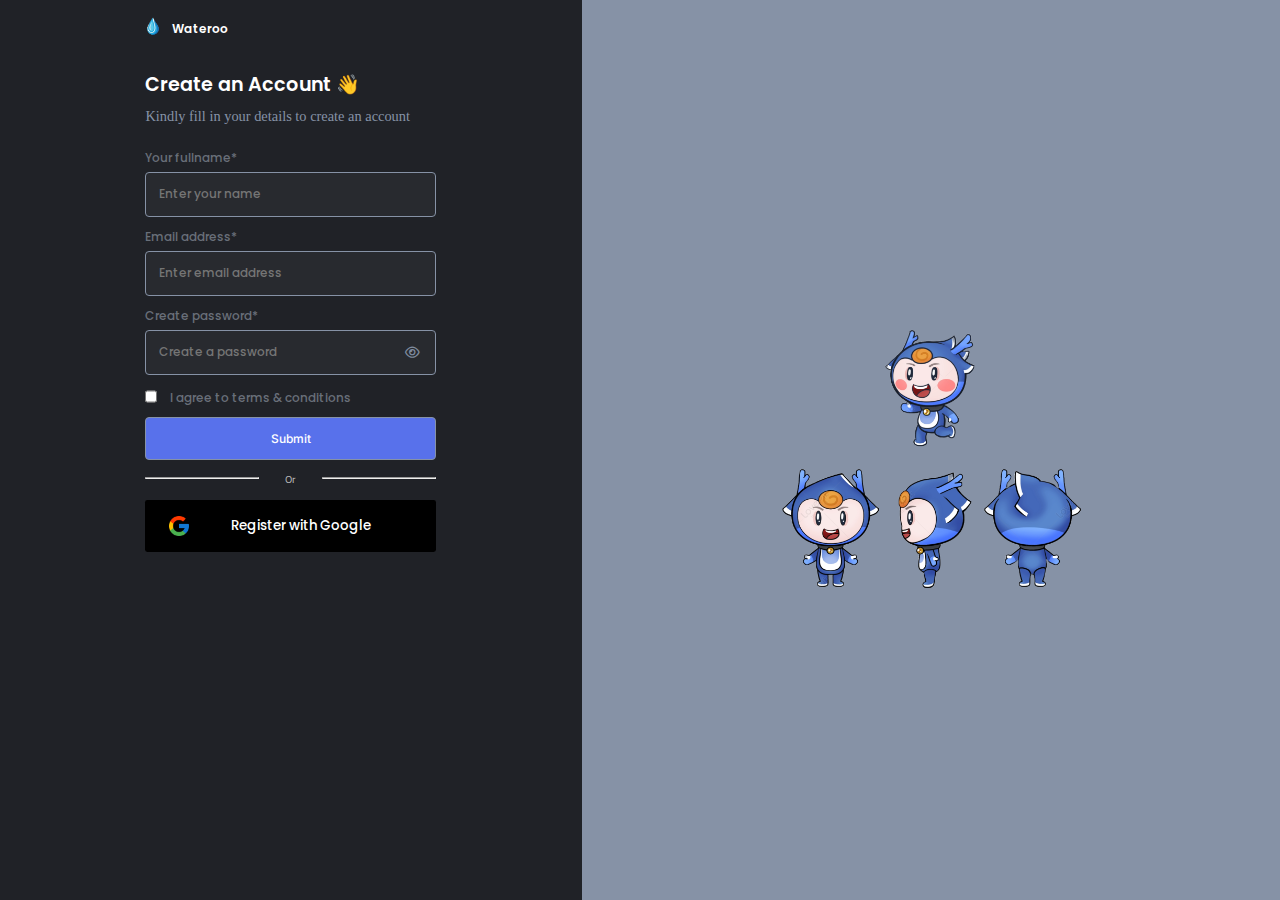
<file: Final Project/index.html>
<!DOCTYPE html>
<html lang="en">

<head>
    <meta charset="UTF-8">
    <meta name="viewport" content="width=device-width, initial-scale=1.0">
    <title>Login Page</title>

    <!-- our css file -->
    <link rel="stylesheet" href="style.css">

    <!-- font-->
    <!--poppins-->
    <link rel="preconnect" href="https://fonts.googleapis.com">
    <link rel="preconnect" href="https://fonts.gstatic.com" crossorigin>
    <link href="https://fonts.googleapis.com/css2?family=Inter&family=Poppins&display=swap" rel="stylesheet">

    <!--font awesome-->
    <link rel="stylesheet" href="https://cdnjs.cloudflare.com/ajax/libs/font-awesome/6.0.0/css/all.min.css">



</head>

<body>


    <div class="grid-container"> <!-- Parent Container -->
        <div class="grid-item" id="login-data"> <!-- column-1 -->

            <nav class="navbar" id="logo-box"> <!--  item-1 inside this column -->

                <img src="imgs/logo.png" alt="logo" id="logo-img">
                <span id="logo-name">Wateroo</span>

            </nav>

            <div id="heading"> <!--item-2 -->


                <h2>Create an Account 👋</h2>
                <div class="subText">
                    Kindly fill in your details to create an account
                </div>
            </div>

            <div id="form-container"> <!-- item-3 -->
                <form action="dashboard.html" method="">
                    <div class="formItem">
                        <label for="fullName" id="label-1">Your fullname*</label>
                        <input type="text" id="fullName" placeholder="Enter your name" name="fullName">
                    </div>
                    <div class="formItem">
                        <label for="email" id="label-2">Email address*</label>
                        <input type="email" id="email" placeholder="Enter email address" name="email">
                    </div>
                    <div class="formItem" id="pass">
                        <label for="password" id="label-3">Create password*</label>
                        <div class="password-container">
                            <input type="password" id="password" placeholder="Create a password" name="password">
                            <span class="eye-icon far fa-eye" id="togglePassword"></span>
                        </div>
                    </div>

                    <div class="formItem checkbox-item">
                        <input type="checkbox" name="terms" id="terms" class="term">
                        <label for="terms">I agree to terms & conditions</label>
                    </div>






                    <input type="submit" id="submitButton">



                    <!-- <button id="submitButton" type="submit">Register Account</button> -->
                </form>



                <div id="ruler">
                    <hr id="firstHr">
                    <span> Or </span>
                    <hr id="secondHr">
                </div>

                <div id="google">
                    <button id="googleButton" type="submit">
                        <span class="google-icon"></span> <span class="center">Register with Google</span>
                    </button>
                </div>




            </div>

        </div>
        <div class="grid-item" id="logo-container">
            <img src="imgs/mascot.png" alt="mascot-logo" id="mascot-logo">
        </div>
    </div>


    <script src="app.js"></script>
</body>

</html>
</file>
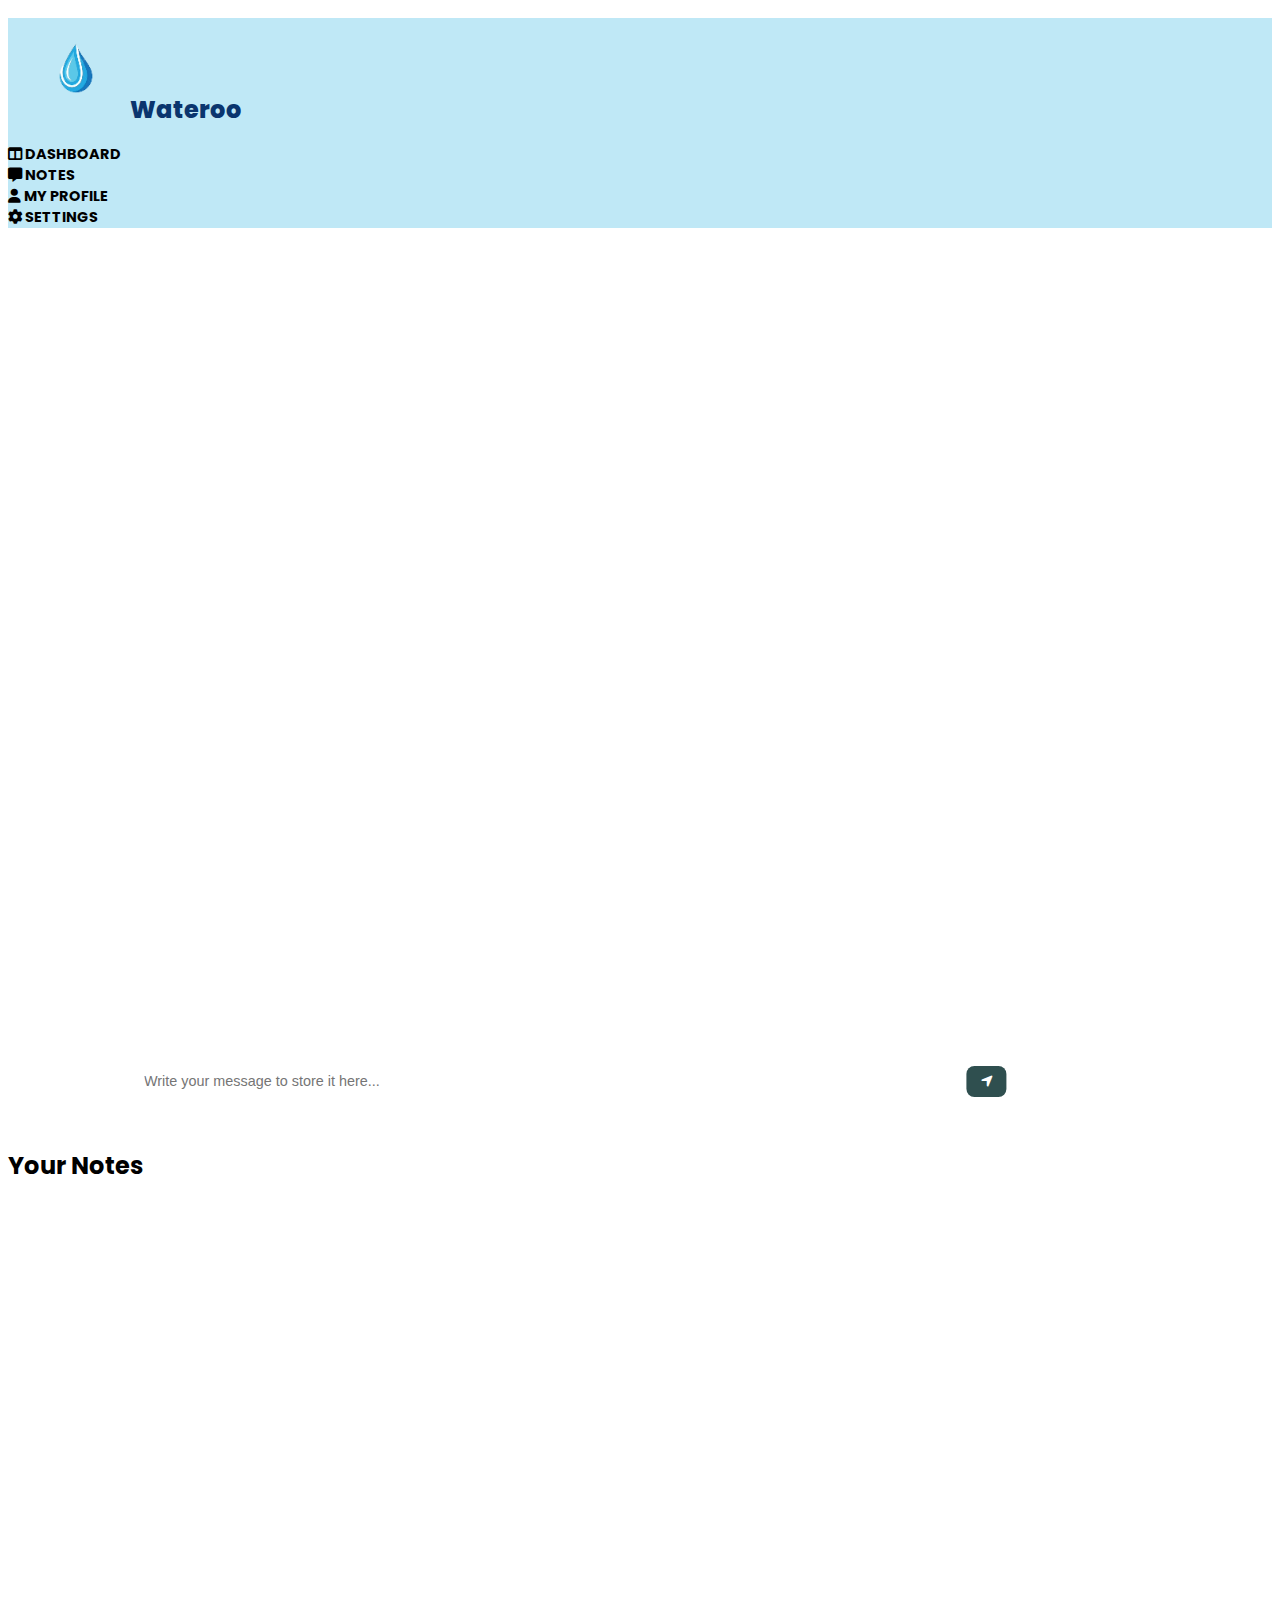
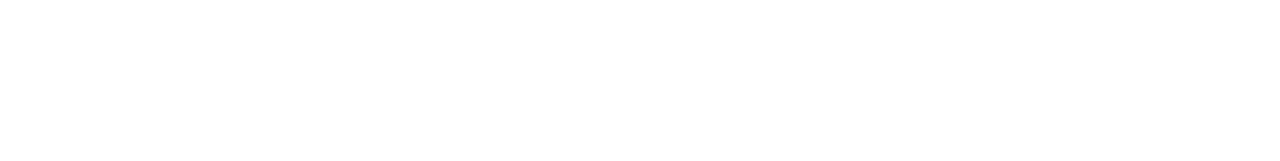
<file: Final Project/chatpage.html>
<!DOCTYPE html>
<html lang="en">

<head>
    <meta charset="UTF-8">
    <meta name="viewport" content="width=device-width, initial-scale=1.0">

    <!--google font-->
    <link rel="preconnect" href="https://fonts.googleapis.com">
    <link rel="preconnect" href="https://fonts.gstatic.com" crossorigin>
    <link href="https://fonts.googleapis.com/css2?family=Inter&family=Poppins&display=swap" rel="stylesheet">

    <!--Bootstrap-->
    <link href="https://cdn.jsdelivr.net/npm/bootstrap@5.3.2/dist/css/bootstrap.min.css" rel="stylesheet"
        integrity="sha384-T3c6CoIi6uLrA9TneNEoa7RxnatzjcDSCmG1MXxSR1GAsXEV/Dwwykc2MPK8M2HN" crossorigin="anonymous">

    <link href="https://cdnjs.cloudflare.com/ajax/libs/font-awesome/6.0.0/css/all.min.css" rel="stylesheet">


    <!--Custom CSS-->
    <style>
        body {
            font-family: 'poppins', sans-serif;
            background-image: url('https://cdn2.vectorstock.com/i/1000x1000/82/41/mountain-vector-518241.jpg');
            background-repeat: no-repeat;
            background-size: cover;
            background-position: center;
            box-sizing: border-box;



        }

        img {
            height: 90px;
            margin: 5px;


        }

        #sidebar1 {
            transition: all 0.8s;
            background-color: rgba(127, 210, 237, 0.5);


        }



        #sidebar1:hover {
            background-color: darkslategray;
            color: white;
        }


        #sidebar1:hover .logoName {
            color: white;

        }

        #sidebar1:hover a {
            color: #A3A1FF;
            font-weight: normal;
        }

        #sidebar1 a:hover {

            color: lightgrey;
            font-weight: normal;
        }

        a {
            text-decoration: none;
            color: black;
            font-weight: bold;
            transition: all 0.5s;
        }

        a:hover {
            font-weight: bold;
            border-radius: 0.8rem;
            color: darkslategray;
            font-size: 1rem;
        }

        .item {

            font-size: 0.9rem;
            color: black;
        }

        .logoName {
            font-weight: 800;
            color: rgb(10, 53, 110);
            font-size: 1.5rem;
            transition: all 0.8s;
        }



        #mainBody {

            height: 100vh;
            position: relative;

        }

        input {
            width: 80%;
            padding: 0.6rem;
            border: none;
            border-radius: 0.5rem;
            font-size: 0.9rem;
            color: rgb(27, 48, 48);

        }

        .logoBox {
            margin: 1.1rem;
        }



        .input-box button {
            padding: 0.5rem;
            width: 40px;
            border: none;
            border-radius: 0.5rem;
            background-color: darkslategrey;
            color: white;
        }

        .input-box button:hover {
            background-color: #A3A1FF;
            color: darkslategray;
        }

        .input-box {
            width: 80%;

            padding: 10px;
            border-radius: 5px;
            position: absolute;
            bottom: 20px;
            /* Adjust the distance from the bottom as needed */
            left: 50%;
            transform: translateX(-50%);

            /* Push the input box to the bottom */
        }

        .chats {

            color: black;
            overflow-y: scroll;
            height: 550px;
            font-size: small;
            overflow-wrap: break-word;



        }

        .decor {
            padding: 0.6rem;
            padding: 0.2rem;
            margin: 0.5rem;
            background-color: white;
            border-radius: 1rem;
        }
    </style>
    <title>Your Webpage</title>
</head>

<body>
    <div class="container-fluid">
        <div class="row">
            <div class="col-2" id="sidebar1">
                <div class="logoBox">
                    <img src="imgs/logo.png" alt="">
                    <span class="logoName">Wateroo</span>
                </div>

                <div class="container d-flex flex-column m-3">
                    <div class="item mx-2 my-4">

                        <a href="dashboard.html">

                            <i class="fa-solid fa-table-columns"></i>
                            DASHBOARD
                        </a>

                    </div>
                    <div class="item mx-2 my-4">

                        <a href="chatpage.html">
                            <i class="fa-solid fa-message"></i>
                            NOTES
                        </a>


                    </div>
                    <div class="item mx-2 my-4">


                        <a href="index.html">
                            <i class="fa-solid fa-user"></i>
                            MY PROFILE
                            </i>
                        </a>

                    </div>
                    <div class="item mx-2 my-4">

                        <a href="settings.html">
                            <i class="fa-solid fa-gear"></i>
                            SETTINGS
                        </a>

                    </div>
                </div>

            </div>
            <!-- d-flex flex-column align-items-center justify-content-end -->
            <div class="col-8" id="mainBody">


                <div class="input-box m-4 text-center">

                    <input type="text" placeholder="Write your message to store it here...">
                    <button>
                        <i class="fa-solid fa-location-arrow"></i>
                    </button>



                </div>





            </div>

            <div class="col-2 bg-primary-subtle">
                <h2 class="m-2">Your Notes</h2>
                <div class="chats">

                </div>


            </div>
        </div>


    </div>

    <script>
        let button = document.querySelector("button");

        button.addEventListener("click", function () {
            let message = document.querySelector("input").value;


            let messageDiv = document.createElement("div");
            messageDiv.innerText = message;
            messageDiv.classList.add("decor");

            let parent = document.querySelector(".chats");
            parent.append(messageDiv);
        })
    </script>
    <script src="https://cdn.jsdelivr.net/npm/bootstrap@5.3.2/dist/js/bootstrap.bundle.min.js"
        integrity="sha384-C6RzsynM9kWDrMNeT87bh95OGNyZPhcTNXj1NW7RuBCsyN/o0jlpcV8Qyq46cDfL"
        crossorigin="anonymous"></script>
</body>

</html>
</file>
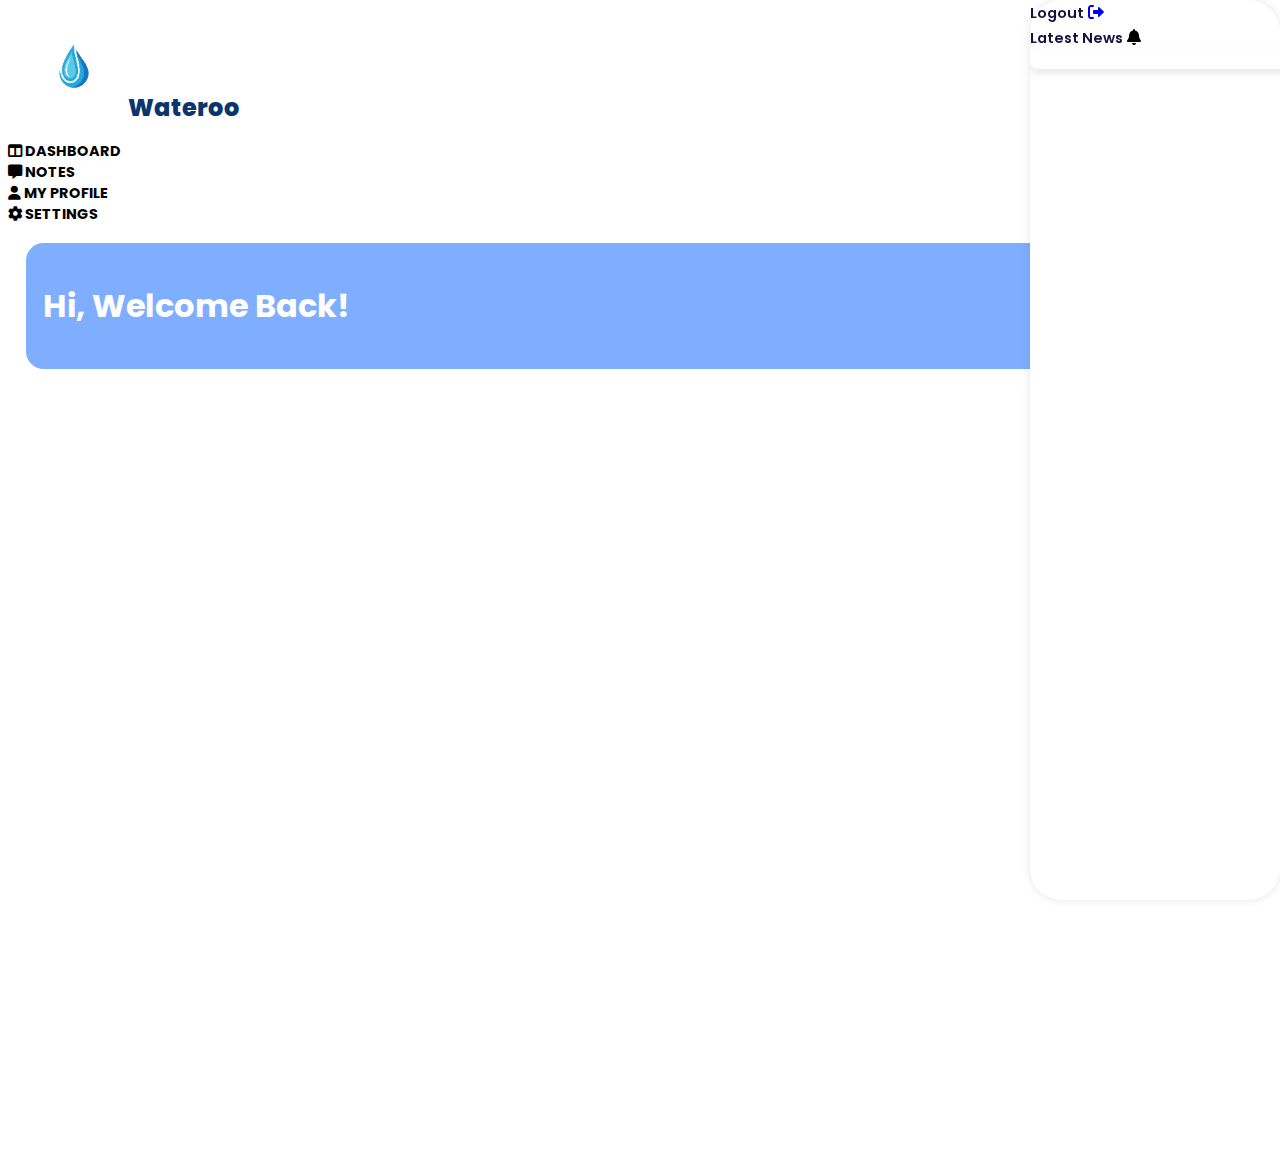
<file: Final Project/dashboard.html>
<!DOCTYPE html>
<html lang="en">

<head>
  <meta charset="UTF-8">
  <meta name="viewport" content="width=device-width, initial-scale=1.0">

  <!--google font-->
  <link rel="preconnect" href="https://fonts.googleapis.com">
  <link rel="preconnect" href="https://fonts.gstatic.com" crossorigin>
  <link href="https://fonts.googleapis.com/css2?family=Inter&family=Poppins&display=swap" rel="stylesheet">

  <!--Bootstrap-->
  <link href="https://cdn.jsdelivr.net/npm/bootstrap@5.3.2/dist/css/bootstrap.min.css" rel="stylesheet"
    integrity="sha384-T3c6CoIi6uLrA9TneNEoa7RxnatzjcDSCmG1MXxSR1GAsXEV/Dwwykc2MPK8M2HN" crossorigin="anonymous">

  <link href="https://cdnjs.cloudflare.com/ajax/libs/font-awesome/6.0.0/css/all.min.css" rel="stylesheet">


  <!--Custom CSS-->
  <style>
    body {
      font-family: 'poppins', sans-serif;

      box-sizing: border-box;
      background-image: url("https://tse2.mm.bing.net/th?id=OIP.Wf76N3NM81hisZzKZ4k-oAHaFP&pid=Api&P=0&h=220");
      background-repeat: no-repeat;
      background-size: cover;
      background-position: center;


    }

    img {
      height: 80px;
      margin: 10px;



    }

    #sidebar1 {
      transition: all 0.8s;
      background-color: rgba(255, 255, 255, 0.5);


    }



    #sidebar1:hover {
      background-color: darkslategray;
      color: white;
    }


    #sidebar1:hover .logoName {
      color: white;

    }

    #sidebar1:hover a {
      color: #A3A1FF;
      font-weight: normal;
    }

    #sidebar1 a:hover {

      color: lightgrey;
      font-weight: normal;
    }

    #sidebar1 a {
      text-decoration: none;
      color: black;
      font-weight: bold;
      transition: all 0.5s;
    }

    a:hover {
      font-weight: bold;
      border-radius: 0.8rem;
      color: darkslategray;
      font-size: 1rem;
    }

    .item {

      font-size: 0.9rem;
      color: black;
    }

    .logoName {
      font-weight: 800;
      color: rgb(10, 53, 110);
      font-size: 1.5rem;
      transition: all 0.8s;
    }



    #mainBody {

      height: 100vh;
      position: relative;

    }

    #rightbar {
      position: fixed;
      top: 0;
      right: 0;
      width: 250px;
      /* Set the desired width of the right bar */
      height: 100%;
      /* Make the right bar cover the entire height of the viewport */
      background-color: white;
      border-radius: 2rem;
      transition: all 0.5s;
      box-shadow: 0 0 10px rgba(0, 0, 0, 0.1);
      /* Add a subtle box shadow for a better visual appearance */
    }


    #rightbar h2 {
      font-size: 0.9rem;
      font-weight: 600;
      color: #15133D;
      display: inline;



    }

    .maps {
      overflow-y: scroll;
      height: 500px;
      width: 290px;

    }

    .none-a {
      text-decoration: none;
      transition: all 0.5s;
    }

    .none-a:hover {
      font-size: large;
      color: black;
      background-color: #A3A1FF;
      padding: 1rem;
    }

    .maps h2 {
      font-size: 0.9rem;
      font-weight: 600;
      color: #15133D;
      display: inline;
      font-family: 'poppins', sans-serif;

    }

    .exit-icon:hover {
      cursor: pointer;
    }

    .news-container {
      max-width: 300px;
      margin: 0 auto;
      padding: 3px;
      background-color: white;
      border-radius: 8px;
      box-shadow: 0 4px 8px rgba(0, 0, 0, 0.1);
      font-size: small;


    }

    ul {
      list-style-type: none;
      padding: 0;

    }

    li {
      margin-left: -10px;
      margin-bottom: 10px;
      background-color: aquamarine;
      padding: 0.8rem;
      border-radius: 2rem;
      width: 200px;
      transition: all 0.5s;
    }

    li:hover {
      background-color: #15133D;
      color: white;
    }

    .article-image {
      width: 150px;
      /* Adjust the width of the article images as needed */
      height: auto;
      margin: auto;
      border-radius: 4px;
      border-radius: 1.1rem;
      display: block;

    }

    .article-content {
      flex: 1;
    }

    .logoBox {
      margin: 1rem;
    }

    .welcome {
      background-color: rgba(0, 94, 255, 0.5);
      color: white;
      padding: 1.1rem;
      margin: 1.1rem;
      border-radius: 1.1rem;
    }
  </style>
  <title>dashboard</title>
</head>

<body>
  <div class="container-fluid">
    <div class="row">
      <div class="col-2" id="sidebar1">
        <div class="logoBox">
          <img src="imgs/logo.png" alt="">
          <span class="logoName">Wateroo</span>
        </div>

        <div class="container d-flex flex-column m-3">
          <div class="item mx-2 my-4">

            <a href="dashboard.html">

              <i class="fa-solid fa-table-columns"></i>
              DASHBOARD
            </a>

          </div>
          <div class="item mx-2 my-4">

            <a href="chatpage.html">
              <i class="fa-solid fa-message"></i>
              NOTES
            </a>


          </div>
          <div class="item mx-2 my-4">


            <a href="index.html">
              <i class="fa-solid fa-user"></i>
              MY PROFILE
              </i>
            </a>

          </div>
          <div class="item mx-2 my-4">

            <a href="settings.html">
              <i class="fa-solid fa-gear"></i>
              SETTINGS
            </a>

          </div>
        </div>

      </div>
      <!-- d-flex flex-column align-items-center justify-content-end -->
      <div class="col-6" id="mainBody">


        <div class="welcome">
          <h1>Hi, Welcome Back!</h1>
        </div>





      </div>

      <div class="col-3 m-2" id="rightbar">
        <div class="exit m-4">
          <a href="#logout.html" class="none-a">
            <h2 class="m-2">Logout</h2>
            <i class="fa-solid fa-right-from-bracket exit-icon"></i>
          </a>

        </div>

        <div class="maps m-4">
          <h2 class="m-2">Latest News</h2>
          <i class="fa-solid fa-bell mx-4"></i>
          <div class="news-container">

            <ul id="news-list"></ul>
          </div>
        </div>




      </div>
    </div>


  </div>

  <script src="script.js">


  </script>
  <script src="https://cdn.jsdelivr.net/npm/bootstrap@5.3.2/dist/js/bootstrap.bundle.min.js"
    integrity="sha384-C6RzsynM9kWDrMNeT87bh95OGNyZPhcTNXj1NW7RuBCsyN/o0jlpcV8Qyq46cDfL"
    crossorigin="anonymous"></script>
</body>

</html>
</file>
<file: Final Project/style.css>
body {
    background-color: #202227;
    color: white;
    margin: 0;
    padding: 0;
}


nav {
    margin-top: none;
    width: 100%;

}

h2 {
    font-family: 'Poppins', sans-serif;
    font-size: 1.2rem;
    font-weight: 600;
}

input {
    display: block;
    margin-top: 0.3rem;
    margin-bottom: 0.6rem;
    background-color: #282A2F;
    border: 1px solid #8692A6;
    width: 100%;
    padding: 0.8rem;
    border-radius: 0.25rem;
    font-weight: 500;
    font-family: 'poppins', sans-serif;
    font-size: 0.75rem;
    color: #8692A6;
    box-sizing: border-box;

}

label {
    color: #696F79;
    font-weight: 500;
    font-family: 'poppins', sans-serif;
    font-size: 0.75rem;

}

hr {
    width: 80%;

}

button {
    width: 100%;
    margin-top: 0.8rem;
    margin-bottom: 0.3rem;
    padding: 1rem;
    color: white;
    border: none;
    border-radius: 0.15rem;

}

button:hover {
    opacity: 0.8;
    cursor: pointer;
}


#logo-box {
    margin-left: -17.5px;
    margin-bottom: 1rem;
}

#logo-img {
    height: 32px;
    margin-bottom: -9px;
    margin-right: -0.8px;
}

#logo-name {

    display: inline-block;
    font-family: 'Poppins', sans-serif;
    font-size: 0.75rem;
    font-weight: 600;
    /* Ensures margin-top works properly */
}

/* item-2 */

#heading {

    width: 100%;
    margin-bottom: 0.8rem;
}

.subText {
    color: #8692A6;
    font-weight: 400;
    margin-top: -0.4rem;
    margin-bottom: 0.6rem;
    font-size: 0.9rem;

}

#form-container {
    width: 100%;
    margin: 0;
    display: flex;
    flex-direction: column;

}



.password-container {
    position: relative;
}



.eye-icon {
    position: absolute;
    right: 1rem;
    top: 50%;
    transform: translateY(-50%);
    cursor: pointer;
    color: #7F8B9E;
    font-size: small;
}

/* input::selection {
    border: 1px solid green;
} */

.checkbox-item {
    display: flex;
    align-items: center;
    margin-top: 0.2rem;
}

.checkbox-item .term {
    margin-right: 0.8rem;
    width: 4%;
    margin-left: 0;
    color: #696F79;
}



#submitButton {

    background-color: #5871EB;
    font-family: 'Inter', sans-serif;
    font-weight: 500;
    color: white;

}

#submitButton:hover {
    opacity: 0.8;
    cursor: pointer;
}


#ruler {
    display: grid;
    grid-template-columns: 15fr 1fr 15fr;
}

#ruler span {
    text-align: center;
    font-size: 0.6rem;
    font-family: 'Inter', sans-serif;
    margin-top: 0.3rem;
    color: #BABABA;

}

#firstHr {
    margin-left: 0;
    color: #F5F5F5;

}

#secondHr {
    margin-right: 0;
    color: #F5F5F5;


}

#googleButton {
    background-color: #000000;
    font-family: 'Poppins', sans-serif;
    font-weight: 500;
    display: flex;
    align-items: center;
    /* justify-content: center; */

}

.google-icon {
    width: 20px;
    height: 20px;
    background: url('imgs/google-icon.png') no-repeat center center;
    background-size: contain;
    position: relative;
    left: 0.5rem;


    /* Adjust the spacing between the icon and button text */
}

.center {
    display: inline-block;
    margin: auto;
}




#mascot-logo {
    width: 45%;
    /* Adjust the width as needed */
    display: block;
    /* Ensures margin-top works properly */
    margin: 0 auto;
    /* Centers the image horizontally */
}

#logo-container {
    display: flex;
    align-items: center;
    justify-content: center;
    height: 100vh;
    background-color: #8692A6;
}

#login-data {
    display: flex;
    align-items: center;
    /* justify-content: center; */
    width: 50%;
    height: 70vh;
    padding-bottom: 3rem;

    flex-direction: column;
    margin: 10px auto;

}

.grid-container {
    display: grid;
    grid-template-columns: 1fr 1.2fr;
}

#submitLink {
    text-decoration: none;
}
</file>
